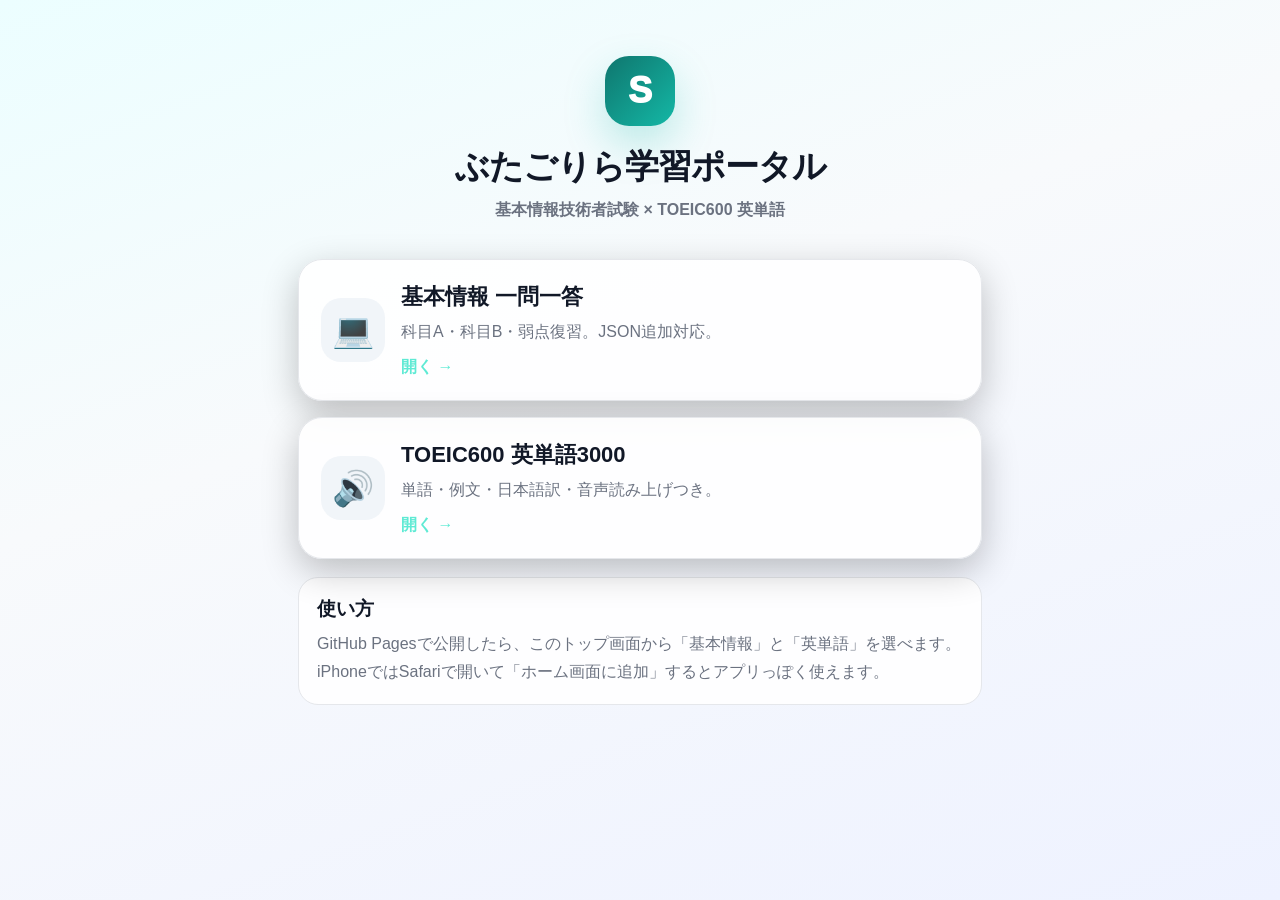
<file: index.html>
<!doctype html>
<html lang="ja">
<head>
  <meta charset="utf-8">
  <meta name="viewport" content="width=device-width, initial-scale=1, viewport-fit=cover">
  <meta name="theme-color" content="#0f766e">
  <link rel="stylesheet" href="styles.css">
  <title>ぶたごりら学習ポータル</title>
</head>
<body>
  <main class="portal">
    <header class="hero">
      <div class="logo">S</div>
      <h1>ぶたごりら学習ポータル</h1>
      <p>基本情報技術者試験 × TOEIC600 英単語</p>
    </header>

    <section class="grid">
      <a class="card fe" href="./fe/">
        <div class="icon">💻</div>
        <div>
          <h2>基本情報 一問一答</h2>
          <p>科目A・科目B・弱点復習。JSON追加対応。</p>
          <span>開く →</span>
        </div>
      </a>

      <a class="card en" href="./english/">
        <div class="icon">🔊</div>
        <div>
          <h2>TOEIC600 英単語3000</h2>
          <p>単語・例文・日本語訳・音声読み上げつき。</p>
          <span>開く →</span>
        </div>
      </a>
    </section>

    <section class="note">
      <h3>使い方</h3>
      <p>GitHub Pagesで公開したら、このトップ画面から「基本情報」と「英単語」を選べます。iPhoneではSafariで開いて「ホーム画面に追加」するとアプリっぽく使えます。</p>
    </section>
  </main>
</body>
</html>
</file>
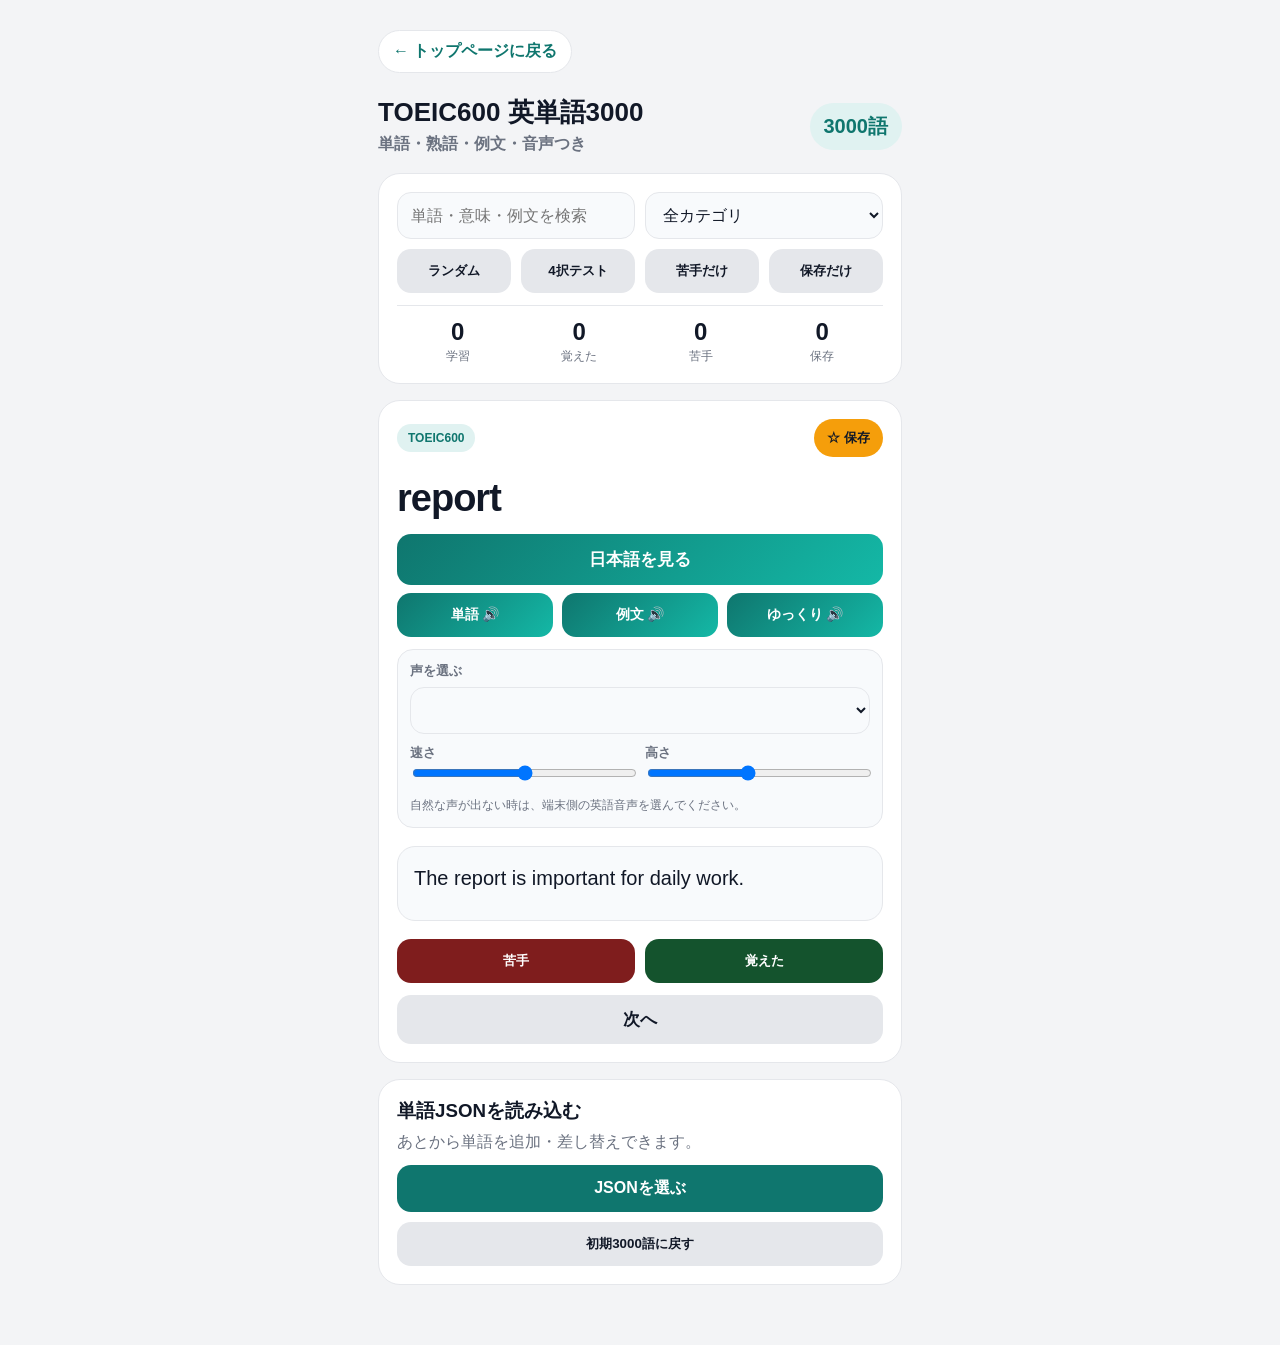
<file: english/index.html>
<!doctype html><html lang="ja"><head><meta charset="utf-8"><meta name="viewport" content="width=device-width, initial-scale=1, viewport-fit=cover"><meta name="theme-color" content="#0f766e"><link rel="manifest" href="manifest.json"><link rel="stylesheet" href="styles.css"><title>TOEIC600 英単語3000</title></head><body><main class="app"><a class="homeLink" href="../">← トップページに戻る</a><header class="hero"><div><h1>TOEIC600 英単語3000</h1><p>単語・熟語・例文・音声つき</p></div><div class="count"><span id="total">0</span>語</div></header><section class="card"><div class="row"><input id="search" placeholder="単語・意味・例文を検索"><select id="filter"><option value="">全カテゴリ</option></select></div><div class="row buttons"><button id="randomBtn">ランダム</button><button id="quizBtn">4択テスト</button><button id="wrongBtn">苦手だけ</button><button id="savedBtn">保存だけ</button></div><div class="stats"><div><b id="learned">0</b><span>学習</span></div><div><b id="known">0</b><span>覚えた</span></div><div><b id="weak">0</b><span>苦手</span></div><div><b id="saved">0</b><span>保存</span></div></div></section><section id="card" class="wordCard"><div class="topline"><span id="level">TOEIC600</span><button id="saveBtn">☆ 保存</button></div><h2 id="word">word</h2><div id="meaning" class="meaning hiddenMeaning">意味</div><button id="showMeaningBtn" class="showMeaning">日本語を見る</button><div class="audioGrid"><button id="speakWord">単語 🔊</button><button id="speakExample">例文 🔊</button><button id="speakSlow">ゆっくり 🔊</button></div><div class="voiceBox"><label>声を選ぶ</label><select id="voiceSelect"></select><div class="voiceSliders"><label>速さ <input id="rateRange" type="range" min="0.55" max="1.05" step="0.05" value="0.82"></label><label>高さ <input id="pitchRange" type="range" min="0.8" max="1.25" step="0.05" value="1.0"></label></div><p>自然な声が出ない時は、端末側の英語音声を選んでください。</p></div><div class="example"><p id="example">Example sentence.</p><p id="exampleJa">日本語訳</p></div><div id="quizArea" class="quizArea hidden"><h3>意味を選んでください</h3><div id="quizChoices" class="quizChoices"></div><div id="quizResult" class="quizResult hidden"></div></div><div class="answerBtns"><button id="weakMark">苦手</button><button id="knownMark">覚えた</button></div><button id="nextBtn" class="next">次へ</button></section><section class="card importBox"><h3>単語JSONを読み込む</h3><p>あとから単語を追加・差し替えできます。</p><label>JSONを選ぶ<input id="importFile" type="file" accept=".json"></label><button id="resetBtn">初期3000語に戻す</button></section></main><script src="words.js"></script><script src="app.js"></script></body></html>
</file>
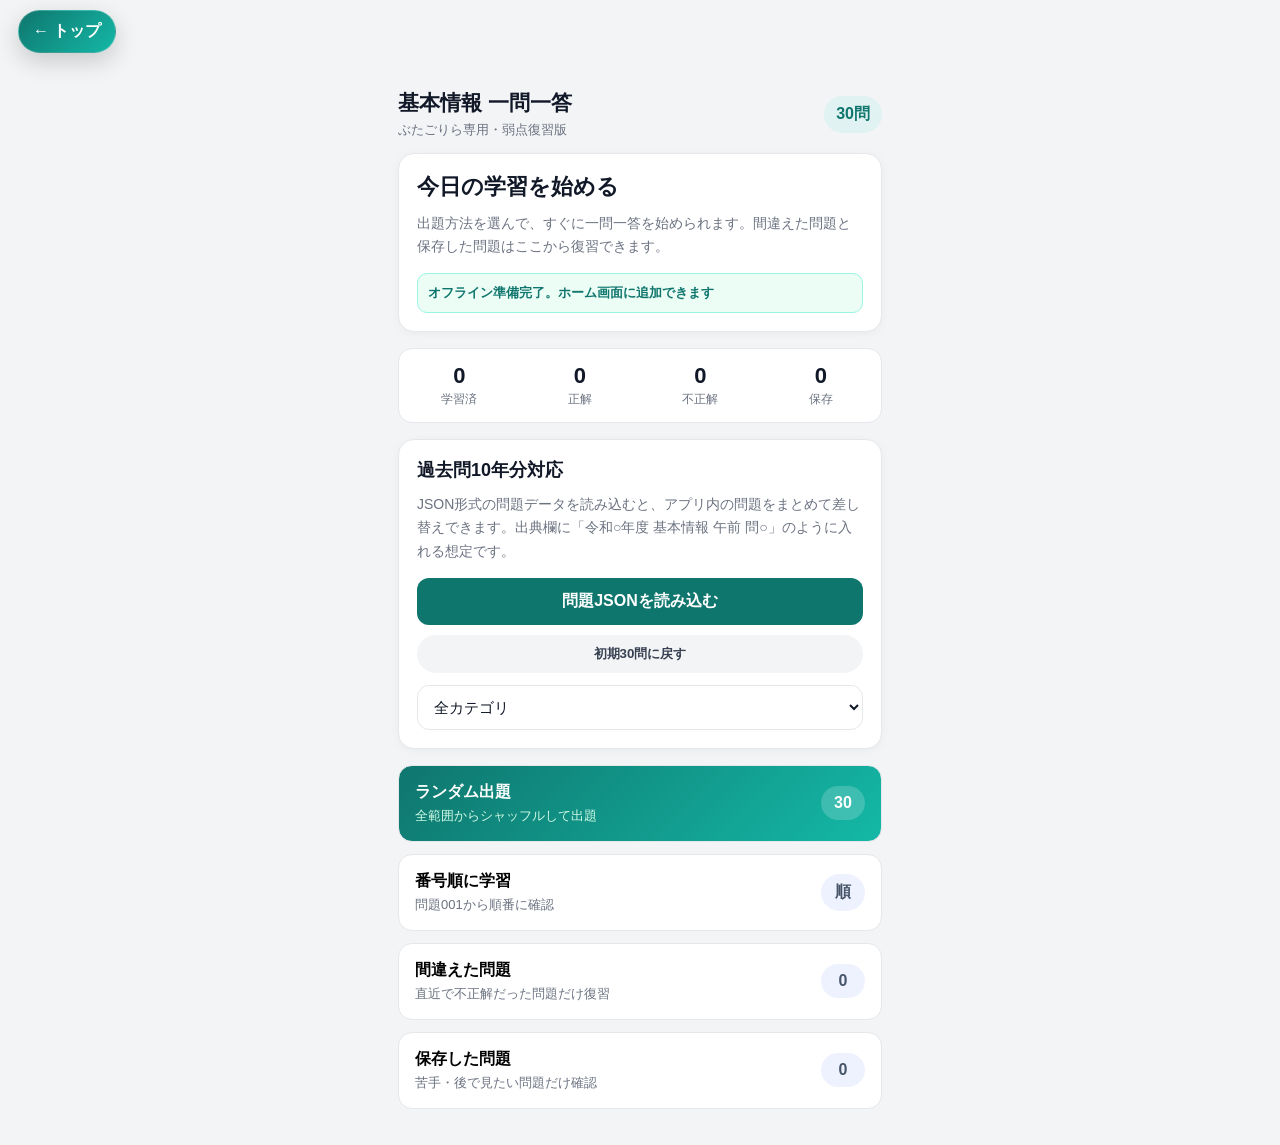
<file: fe/index.html>
<!doctype html>
<html lang="ja">
<head>
  <meta charset="utf-8">
  <meta name="viewport" content="width=device-width, initial-scale=1, viewport-fit=cover">
  <meta name="theme-color" content="#0f766e">
  <link rel="manifest" href="manifest.json">
  <link rel="stylesheet" href="styles.css">
  <title>基本情報 一問一答</title>
</head>
<body>
  <a class="homeFab" href="../">← トップ</a>
  <main class="app">
    <header class="topbar">
      <div>
        <h1>基本情報 一問一答</h1>
        <p id="subtitle">ぶたごりら専用・弱点復習版</p>
      </div>
      <div class="badge"><span id="totalCount">0</span>問</div>
    </header>

    <section id="home" class="card">
      <h2>今日の学習を始める</h2>
      <p>出題方法を選んで、すぐに一問一答を始められます。間違えた問題と保存した問題はここから復習できます。</p>
      <div id="offline" class="notice">オフライン準備中です</div>
    </section>

    <section class="stats">
      <div><strong id="studied">0</strong><span>学習済</span></div>
      <div><strong id="correct">0</strong><span>正解</span></div>
      <div><strong id="wrong">0</strong><span>不正解</span></div>
      <div><strong id="saved">0</strong><span>保存</span></div>
    </section>

    <section class="card tools">
      <h2>過去問10年分対応</h2>
      <p>JSON形式の問題データを読み込むと、アプリ内の問題をまとめて差し替えできます。出典欄に「令和○年度 基本情報 午前 問○」のように入れる想定です。</p>
      <label class="fileLabel">
        問題JSONを読み込む
        <input id="importFile" type="file" accept=".json">
      </label>
      <button id="resetImport" class="ghost wide">初期30問に戻す</button>
      <div class="filterRow">
        <select id="categoryFilter">
          <option value="">全カテゴリ</option>
        </select>
      </div>
    </section>

    <section id="menu" class="menu">
      <button class="mode primary" data-mode="random">
        <span>ランダム出題</span><small>全範囲からシャッフルして出題</small><b id="randomCount">0</b>
      </button>
      <button class="mode" data-mode="order">
        <span>番号順に学習</span><small>問題001から順番に確認</small><b>順</b>
      </button>
      <button class="mode" data-mode="wrong">
        <span>間違えた問題</span><small>直近で不正解だった問題だけ復習</small><b id="wrongCount">0</b>
      </button>
      <button class="mode" data-mode="saved">
        <span>保存した問題</span><small>苦手・後で見たい問題だけ確認</small><b id="savedCount">0</b>
      </button>
    </section>

    <section id="quiz" class="card hidden">
      <div class="quiz-head">
        <button id="backBtn" class="ghost">← 戻る</button>
        <div id="progress">1 / 30</div>
      </div>
      <div class="meta">
        <span id="category">カテゴリ</span>
        <button id="saveBtn" class="save">☆ 保存</button>
      </div>
      <div id="source" class="source"></div>
      <h2 id="question">問題文</h2>
      <div id="choices" class="choices"></div>
      <div id="result" class="result hidden"></div>
      <div class="actions">
        <button id="nextBtn" class="next hidden">次の問題へ</button>
      </div>
    </section>
  </main>
  <script src="questions.js"></script>
  <script src="app.js"></script>
</body>
</html>
</file>
<file: styles.css>
:root{
  --bg:#0b1220;
  --card:#111827;
  --text:#f9fafb;
  --muted:#9ca3af;
  --line:#263244;
  --main:#0f766e;
  --main2:#14b8a6;
}
*{box-sizing:border-box}
body{
  margin:0;
  min-height:100vh;
  background:
    radial-gradient(circle at top left, rgba(20,184,166,.22), transparent 34rem),
    radial-gradient(circle at bottom right, rgba(59,130,246,.18), transparent 30rem),
    var(--bg);
  color:var(--text);
  font-family:-apple-system,BlinkMacSystemFont,"Segoe UI",sans-serif;
}
.portal{
  max-width:720px;
  margin:0 auto;
  padding:28px 18px 44px;
}
.hero{
  text-align:center;
  padding:28px 0 16px;
}
.logo{
  width:70px;
  height:70px;
  border-radius:24px;
  margin:0 auto 18px;
  display:grid;
  place-items:center;
  font-size:36px;
  font-weight:1000;
  color:white;
  background:linear-gradient(135deg,var(--main),var(--main2));
  box-shadow:0 18px 40px rgba(20,184,166,.25);
}
h1{
  margin:0;
  font-size:34px;
  letter-spacing:-1px;
}
.hero p{
  color:var(--muted);
  margin:10px 0 0;
  font-weight:700;
}
.grid{
  display:grid;
  gap:16px;
  margin-top:22px;
}
.card{
  display:flex;
  gap:16px;
  align-items:center;
  text-decoration:none;
  color:var(--text);
  background:rgba(17,24,39,.88);
  border:1px solid var(--line);
  border-radius:24px;
  padding:22px;
  box-shadow:0 12px 36px rgba(0,0,0,.24);
  transition:.18s transform,.18s border-color;
}
.card:active{transform:scale(.985)}
.card:hover{border-color:rgba(20,184,166,.65)}
.icon{
  width:64px;
  height:64px;
  border-radius:20px;
  display:grid;
  place-items:center;
  font-size:34px;
  background:#0f172a;
  flex:0 0 auto;
}
.card h2{
  margin:0 0 8px;
  font-size:22px;
}
.card p{
  margin:0 0 12px;
  color:var(--muted);
  line-height:1.55;
}
.card span{
  color:#5eead4;
  font-weight:900;
}
.note{
  margin-top:18px;
  background:rgba(15,23,42,.72);
  border:1px solid var(--line);
  border-radius:20px;
  padding:18px;
}
.note h3{
  margin:0 0 8px;
}
.note p{
  margin:0;
  color:var(--muted);
  line-height:1.75;
}
@media(prefers-color-scheme:light){
  :root{--bg:#f3f4f6;--card:#fff;--text:#111827;--muted:#6b7280;--line:#e5e7eb}
  body{background:linear-gradient(160deg,#ecfeff,#f8fafc 40%,#eef2ff)}
  .card,.note{background:rgba(255,255,255,.9)}
  .icon{background:#f1f5f9}
}
</file>
<file: english/styles.css>
:root{--bg:#0b1220;--card:#111827;--text:#f9fafb;--muted:#9ca3af;--line:#263244;--main:#0f766e;--main2:#14b8a6}*{box-sizing:border-box}body{margin:0;background:var(--bg);color:var(--text);font-family:-apple-system,BlinkMacSystemFont,"Segoe UI",sans-serif}.app{max-width:560px;margin:0 auto;padding:20px 18px 44px}.hero{display:flex;justify-content:space-between;align-items:center;margin:18px 0}.hero h1{font-size:26px;line-height:1.2;margin:0 0 6px}.hero p{margin:0;color:var(--muted);font-weight:700}.count{background:#e0f2f1;color:#0f766e;border-radius:999px;padding:10px 14px;font-weight:900;font-size:20px}.card,.wordCard{background:var(--card);border:1px solid var(--line);border-radius:22px;padding:18px;margin:16px 0}.row{display:flex;gap:10px;margin-bottom:10px}input,select{width:100%;border:1px solid var(--line);border-radius:14px;padding:13px;background:#0f172a;color:var(--text);font-size:16px}.buttons button,.audioGrid button,.answerBtns button,.next,.importBox label,.importBox button{border:0;border-radius:14px;padding:13px 14px;font-weight:900;color:#fff;background:#1f2937}.buttons button{flex:1}.stats{display:grid;grid-template-columns:repeat(4,1fr);text-align:center;margin-top:12px;border-top:1px solid var(--line);padding-top:12px}.stats b{display:block;font-size:24px}.stats span{color:var(--muted);font-size:12px}.topline{display:flex;justify-content:space-between;align-items:center}#level{background:#e0f2f1;color:#0f766e;border-radius:999px;padding:7px 11px;font-weight:900;font-size:12px}#saveBtn{background:#f59e0b;color:#111827;border:0;border-radius:999px;padding:10px 13px;font-weight:900}.wordCard h2{font-size:38px;margin:20px 0 4px;letter-spacing:-1px;word-break:break-word}.meaning{font-size:24px;font-weight:900;margin:18px 0;line-height:1.4}.audioGrid{display:grid;grid-template-columns:repeat(3,1fr);gap:9px}.audioGrid button{background:linear-gradient(135deg,var(--main),var(--main2));font-size:14px}.example{background:#0f172a;border:1px solid var(--line);border-radius:18px;padding:16px;margin:18px 0}.example p:first-child{font-size:20px;line-height:1.55;margin:0 0 10px}.example p:last-child{color:var(--muted);line-height:1.7;margin:0}.answerBtns{display:grid;grid-template-columns:1fr 1fr;gap:10px}.answerBtns button:first-child{background:#7f1d1d}.answerBtns button:last-child{background:#14532d}.next{width:100%;margin-top:12px;background:#334155;font-size:17px}.importBox h3{margin:0 0 8px}.importBox p{color:var(--muted);margin:0 0 12px}.importBox label{display:block;text-align:center;background:#0f766e}.importBox input{display:none}.importBox button{width:100%;margin-top:10px;background:#1f2937}@media(prefers-color-scheme:light){:root{--bg:#f3f4f6;--card:#fff;--text:#111827;--muted:#6b7280;--line:#e5e7eb}input,select,.example{background:#f8fafc}.buttons button,.next,.importBox button{background:#e5e7eb;color:#111827}}
.homeLink{
  display:inline-block;
  margin:10px 0 6px;
  color:var(--main);
  font-weight:900;
  text-decoration:none;
  background:var(--card);
  border:1px solid var(--line);
  border-radius:999px;
  padding:10px 14px;
}
.homeLink:active{transform:scale(.98)}
.showMeaning{
  width:100%;
  border:0;
  border-radius:14px;
  padding:14px;
  font-weight:900;
  font-size:17px;
  color:#fff;
  background:linear-gradient(135deg,var(--main),var(--main2));
  margin:10px 0 8px;
}
.hiddenMeaning{display:none}
.hiddenJa{display:none}

.voiceBox{background:#0f172a;border:1px solid var(--line);border-radius:16px;padding:12px;margin:12px 0 8px}
.voiceBox label{display:block;font-size:13px;color:var(--muted);font-weight:900;margin-bottom:7px}
.voiceBox select{margin-bottom:10px}
.voiceSliders{display:grid;grid-template-columns:1fr 1fr;gap:10px}
.voiceSliders input{width:100%;padding:0}
.voiceBox p{color:var(--muted);font-size:12px;line-height:1.55;margin:4px 0 0}
@media(prefers-color-scheme:light){.voiceBox{background:#f8fafc}}

.hidden{display:none!important}
.quizArea{
  background:#0f172a;
  border:1px solid var(--line);
  border-radius:18px;
  padding:14px;
  margin:16px 0;
}
.quizArea h3{
  margin:0 0 10px;
  font-size:16px;
  color:var(--muted);
}
.quizChoices{
  display:grid;
  gap:10px;
}
.quizChoice{
  border:1px solid var(--line);
  background:var(--card);
  color:var(--text);
  border-radius:14px;
  padding:13px;
  text-align:left;
  font-size:16px;
  line-height:1.45;
  font-weight:800;
}
.quizChoice.correct{
  border-color:#22c55e;
  background:#052e16;
}
.quizChoice.wrong{
  border-color:#ef4444;
  background:#450a0a;
}
.quizResult{
  margin-top:12px;
  border-radius:14px;
  padding:12px;
  line-height:1.7;
  font-weight:700;
}
.quizResult.ok{
  background:#052e16;
  border:1px solid #22c55e;
}
.quizResult.ng{
  background:#450a0a;
  border:1px solid #ef4444;
}
@media(prefers-color-scheme:light){
  .quizArea{background:#f8fafc}
  .quizChoice{background:#fff}
  .quizChoice.correct{background:#dcfce7}
  .quizChoice.wrong{background:#fee2e2}
  .quizResult.ok{background:#dcfce7}
  .quizResult.ng{background:#fee2e2}
}
</file>
<file: fe/styles.css>
:root {
  --bg: #f3f4f6;
  --card: #ffffff;
  --text: #111827;
  --muted: #6b7280;
  --line: #e5e7eb;
  --main: #0f766e;
  --main2: #14b8a6;
  --danger: #dc2626;
  --ok: #16a34a;
}

* { box-sizing: border-box; }

body {
  margin: 0;
  background: var(--bg);
  color: var(--text);
  font-family: -apple-system, BlinkMacSystemFont, "Segoe UI", sans-serif;
}

.app {
  max-width: 520px;
  margin: 0 auto;
  padding: 18px;
  padding-bottom: 36px;
}

.topbar {
  display: flex;
  align-items: center;
  justify-content: space-between;
  margin: 18px 0 14px;
}

h1 {
  font-size: 21px;
  margin: 0 0 4px;
}

#subtitle {
  margin: 0;
  color: var(--muted);
  font-size: 13px;
}

.badge {
  background: #e0f2f1;
  color: var(--main);
  padding: 8px 12px;
  border-radius: 999px;
  font-weight: 700;
}

.card {
  background: var(--card);
  border: 1px solid var(--line);
  border-radius: 16px;
  padding: 18px;
  box-shadow: 0 2px 10px rgba(0,0,0,.04);
}

.card h2 {
  margin: 0 0 10px;
  font-size: 22px;
  line-height: 1.35;
}

.card p {
  margin: 0;
  color: var(--muted);
  line-height: 1.7;
  font-size: 14px;
}

.notice {
  margin-top: 14px;
  border: 1px solid #99f6e4;
  background: #ecfdf5;
  color: #0f766e;
  border-radius: 10px;
  padding: 10px;
  font-size: 13px;
  font-weight: 600;
}

.stats {
  display: grid;
  grid-template-columns: repeat(4, 1fr);
  gap: 0;
  background: var(--card);
  border: 1px solid var(--line);
  border-radius: 14px;
  margin: 16px 0;
  overflow: hidden;
}

.stats div {
  text-align: center;
  padding: 14px 4px;
}

.stats strong {
  display: block;
  font-size: 22px;
}

.stats span {
  font-size: 12px;
  color: var(--muted);
}

.menu {
  display: grid;
  gap: 12px;
}

.mode {
  width: 100%;
  border: 1px solid var(--line);
  background: var(--card);
  border-radius: 14px;
  padding: 16px;
  display: grid;
  grid-template-columns: 1fr auto;
  gap: 4px 12px;
  text-align: left;
  align-items: center;
  font-size: 16px;
}

.mode span {
  font-weight: 800;
}

.mode small {
  color: var(--muted);
  font-size: 13px;
}

.mode b {
  grid-row: 1 / 3;
  grid-column: 2;
  background: #eef2ff;
  color: #475569;
  border-radius: 999px;
  padding: 8px 12px;
  min-width: 44px;
  text-align: center;
}

.mode.primary {
  background: linear-gradient(135deg, var(--main), var(--main2));
  color: white;
}

.mode.primary small {
  color: #d1fae5;
}

.mode.primary b {
  background: rgba(255,255,255,.18);
  color: white;
}

.hidden { display: none !important; }

.quiz-head, .meta, .actions {
  display: flex;
  align-items: center;
  justify-content: space-between;
}

.ghost, .save, .next {
  border: 0;
  border-radius: 999px;
  padding: 10px 13px;
  font-weight: 700;
}

.ghost { background: #f3f4f6; color: #374151; }
.save { background: #fef3c7; color: #92400e; }
.save.saved { background: #fde68a; }
.next { background: var(--main); color: white; width: 100%; margin-top: 14px; padding: 14px; font-size: 16px; }

#progress {
  color: var(--muted);
  font-weight: 700;
}

.meta {
  margin: 14px 0;
}

#category {
  background: #e0f2f1;
  color: var(--main);
  border-radius: 999px;
  padding: 7px 10px;
  font-size: 12px;
  font-weight: 700;
}

.choices {
  display: grid;
  gap: 10px;
}

.choice {
  border: 1px solid var(--line);
  background: white;
  border-radius: 12px;
  padding: 14px;
  text-align: left;
  font-size: 15px;
  line-height: 1.55;
}

.choice.correct {
  border-color: var(--ok);
  background: #f0fdf4;
}

.choice.wrong {
  border-color: var(--danger);
  background: #fef2f2;
}

.result {
  margin-top: 14px;
  border-radius: 12px;
  padding: 14px;
  line-height: 1.7;
  font-size: 14px;
}

.result.ok {
  background: #f0fdf4;
  border: 1px solid #bbf7d0;
}

.result.ng {
  background: #fef2f2;
  border: 1px solid #fecaca;
}

@media (prefers-color-scheme: dark) {
  :root {
    --bg: #0b1220;
    --card: #111827;
    --text: #f9fafb;
    --muted: #9ca3af;
    --line: #263244;
  }
  .ghost { background: #1f2937; color: #e5e7eb; }
  .choice { background: #111827; color: #f9fafb; }
  .choice.correct { background: #052e16; }
  .choice.wrong { background: #450a0a; }
}

.tools {
  margin-bottom: 16px;
}

.tools h2 {
  font-size: 18px;
}

.fileLabel {
  display: block;
  margin-top: 14px;
  background: #0f766e;
  color: #fff;
  text-align: center;
  border-radius: 12px;
  padding: 13px;
  font-weight: 800;
}

.fileLabel input {
  display: none;
}

.wide {
  width: 100%;
  margin-top: 10px;
}

.filterRow {
  margin-top: 12px;
}

.filterRow select {
  width: 100%;
  border: 1px solid var(--line);
  border-radius: 12px;
  padding: 12px;
  background: var(--card);
  color: var(--text);
  font-size: 15px;
}

.source {
  color: var(--muted);
  font-size: 12px;
  margin: -6px 0 12px;
}

.homeLink {
  display: inline-block;
  margin: 10px 0 6px;
  color: var(--main);
  font-weight: 900;
  text-decoration: none;
  background: var(--card);
  border: 1px solid var(--line);
  border-radius: 999px;
  padding: 10px 14px;
}
.homeLink:active { transform: scale(.98); }

.homeFab {
  position: sticky;
  top: 10px;
  z-index: 999;
  display: inline-block;
  margin: 10px 0 0 18px;
  color: #ffffff;
  font-weight: 900;
  text-decoration: none;
  background: linear-gradient(135deg, var(--main), var(--main2));
  border: 1px solid rgba(255,255,255,.18);
  border-radius: 999px;
  padding: 10px 14px;
  box-shadow: 0 8px 24px rgba(0,0,0,.18);
}
.homeFab:active {
  transform: scale(.98);
}
</file>
